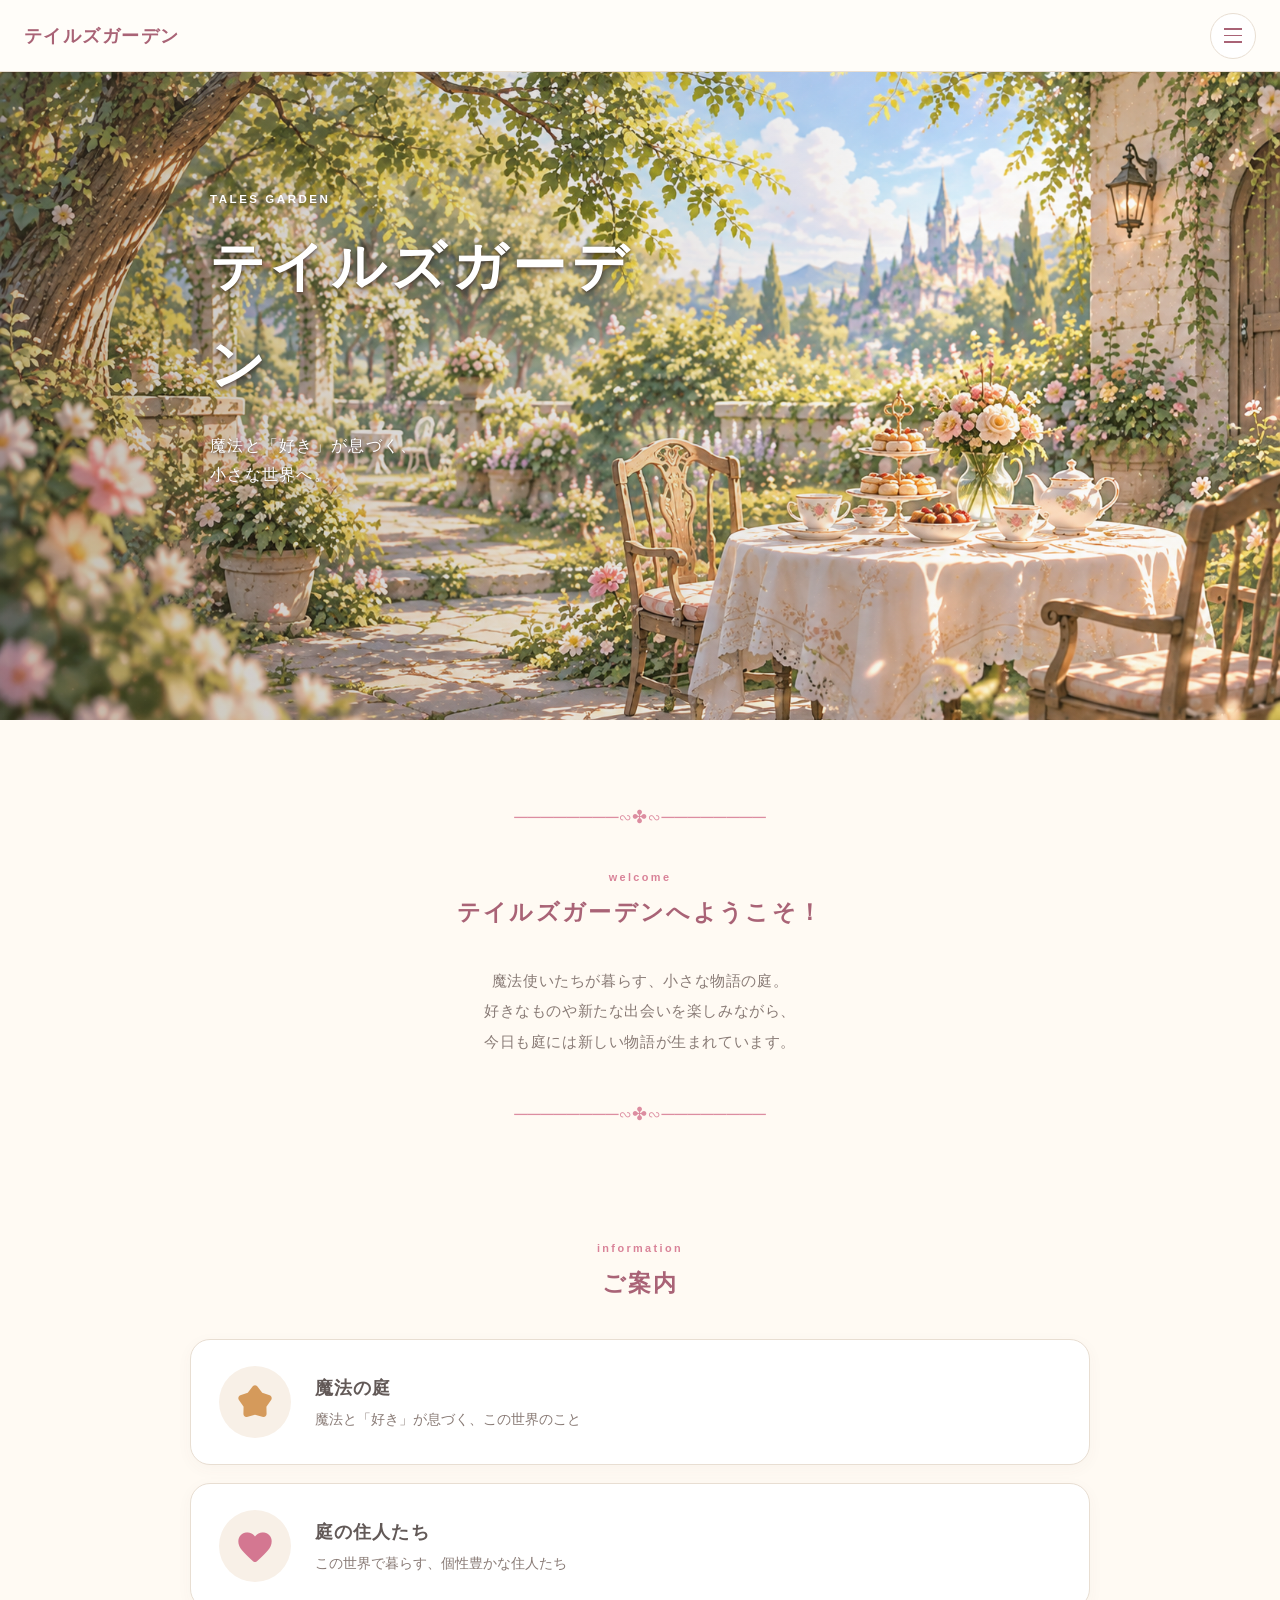
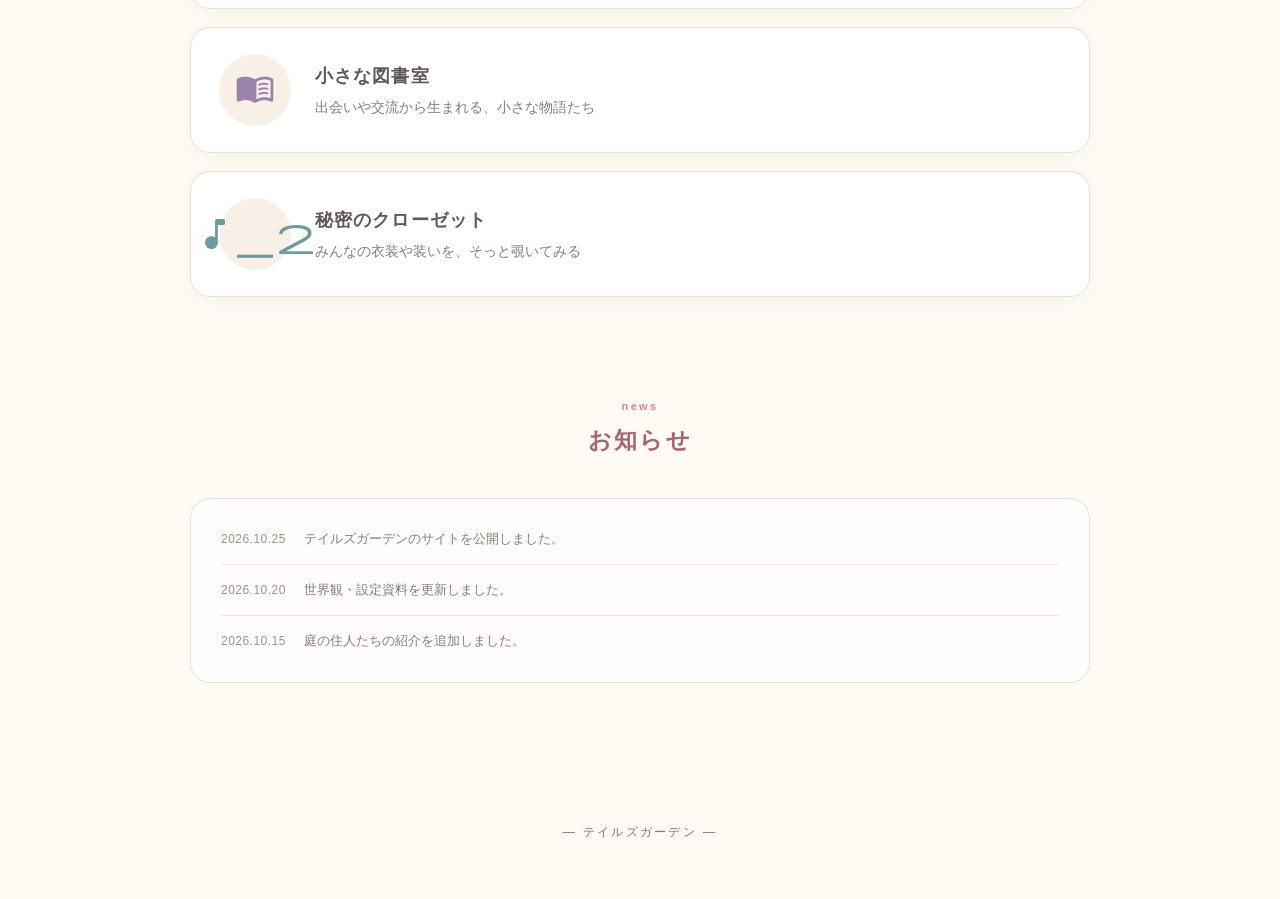
<file: index.html>
<!DOCTYPE html><html lang="ja"><head>
  <meta charset="UTF-8"><meta
name="viewport"
content="width=device-width, initial-scale=1.0">

  <title>テイルズガーデン</title>  <!-- Material Symbols Rounded -->  <link
    rel="stylesheet" href="https://fonts.googleapis.com/css2?family=Material+Symbols+Rounded:opsz,wght,FILL,GRAD@20..48,400,1,0"
  >  <!-- CSS -->  <link rel="stylesheet" href="style.css">
</head><body>  <!-- ========================================
       ヘッダー
  ======================================== -->  <header class="site-header">
  <a href="index.html" class="site-title">
    テイルズガーデン
  </a>


<!-- メニューボタン -->

<button
  class="menu-button"
  type="button"
  aria-label="メニューを開く"
  aria-expanded="false"
>

  <span></span>
  <span></span>
  <span></span>

</button>

  </header>  <!-- ========================================
       全画面メニュー
  ======================================== -->  <div class="menu-overlay"><div class="menu-inner">


  <!-- メニュー見出し -->

  <div class="menu-heading">

    <span>menu</span>

    <h2>ご案内</h2>

  </div>


  <!-- メニュー項目 -->

  <nav class="menu-items">


    <!-- 魔法の庭 -->

    <a href="#garden" class="menu-item">

      <div class="menu-icon icon-garden">

        <span class="material-symbols-rounded">
          kid_star
        </span>

      </div>


      <div>

        <h3>
          魔法の庭
        </h3>

        <p>
          魔法と「好き」が息づく、この世界のこと
        </p>

      </div>

    </a>



    <!-- 庭の住人たち -->

    <a href="residents.html" class="menu-item">

      <div class="menu-icon icon-residents">

        <span class="material-symbols-rounded">
          favorite
        </span>

      </div>


      <div>

        <h3>
          庭の住人たち
        </h3>

        <p>
          この世界で暮らす、個性豊かな住人たち
        </p>

      </div>

    </a>



    <!-- 小さな図書室 -->

    <a href="#library" class="menu-item">

      <div class="menu-icon icon-library">

        <span class="material-symbols-rounded">
          menu_book
        </span>

      </div>


      <div>

        <h3>
          小さな図書室
        </h3>

        <p>
          出会いや交流から生まれる、小さな物語たち
        </p>

      </div>

    </a>



    <!-- 秘密のクローゼット -->

    <a href="#closet" class="menu-item">

      <div class="menu-icon icon-closet">

        <span class="material-symbols-rounded">
          music_note_2
        </span>

      </div>


      <div>

        <h3>
          秘密のクローゼット
        </h3>

        <p>
          みんなの衣装や装いを、そっと覗いてみる
        </p>

      </div>

    </a>

  </nav>

</div>

  </div>  <!-- ========================================
       メイン
  ======================================== -->  <main><!-- ======================================
     メインビジュアル
====================================== -->

<section class="hero">

  <div
    class="hero-image"
    style="background-image: url('image/garden_cover.png');"
  ></div>


 <div class="hero-text">

  <p class="hero-subtitle">TALES GARDEN</p>

  <h1>テイルズガーデン</h1>

  <p class="hero-catchcopy">
    魔法と「好き」が息づく、<br>
    小さな世界へ。
  </p>

</div>

</section>



<!-- ======================================
     Welcome / 世界観紹介
====================================== -->

<section class="intro" id="welcome">


  <div class="section-heading">

    <span class="heading-en">
      welcome
    </span>

    <h2>
      テイルズガーデンへようこそ！
    </h2>

  </div>


  <p>
    魔法使いたちが暮らす、小さな物語の庭。<br>
    好きなものや新たな出会いを楽しみながら、<br>
    今日も庭には新しい物語が生まれています。
  </p>

</section>



<!-- ======================================
     Information / ご案内
====================================== -->

<section class="contents-section" id="information">


  <div class="section-heading">

    <span class="heading-en">
      information
    </span>

    <h2>
      ご案内
    </h2>

  </div>


  <div class="contents">


    <!-- 魔法の庭 -->

    <a
      href="#garden"
      class="content-card"
      id="garden"
    >

      <div class="content-icon icon-garden">

        <span class="material-symbols-rounded">
          kid_star
        </span>

      </div>


      <div class="content-text">

        <h2>
          魔法の庭
        </h2>

        <p>
          魔法と「好き」が息づく、この世界のこと
        </p>

      </div>

    </a>



    <!-- 庭の住人たち -->

    <a
      href="residents.html"
      class="content-card"
      id="residents"
    >

      <div class="content-icon icon-residents">

        <span class="material-symbols-rounded">
          favorite
        </span>

      </div>


      <div class="content-text">

        <h2>
          庭の住人たち
        </h2>

        <p>
          この世界で暮らす、個性豊かな住人たち
        </p>

      </div>

    </a>



    <!-- 小さな図書室 -->

    <a
      href="#library"
      class="content-card"
      id="library"
    >

      <div class="content-icon icon-library">

        <span class="material-symbols-rounded">
          menu_book
        </span>

      </div>


      <div class="content-text">

        <h2>
          小さな図書室
        </h2>

        <p>
          出会いや交流から生まれる、小さな物語たち
        </p>

      </div>

    </a>



    <!-- 秘密のクローゼット -->

    <a
      href="#closet"
      class="content-card"
      id="closet"
    >

      <div class="content-icon icon-closet">

        <span class="material-symbols-rounded">
          music_note_2
        </span>

      </div>


      <div class="content-text">

        <h2>
          秘密のクローゼット
        </h2>

        <p>
          みんなの衣装や装いを、そっと覗いてみる
        </p>

      </div>

    </a>


  </div>

</section>



<!-- ======================================
     その他コンテンツ
     更新情報・お知らせ
====================================== -->

<section class="extra-section">


  <div class="section-heading">

    <span class="heading-en">
      news
    </span>

    <h2>
      お知らせ
    </h2>

  </div>


  <div class="extra-box">


    <ul class="news-list">


      <li class="news-item">

        <time class="news-date" datetime="2026-10-25">
          2026.10.25
        </time>

        <span class="news-text">
          テイルズガーデンのサイトを公開しました。
        </span>

      </li>


      <li class="news-item">

        <time class="news-date" datetime="2026-10-20">
          2026.10.20
        </time>

        <span class="news-text">
          世界観・設定資料を更新しました。
        </span>

      </li>


      <li class="news-item">

        <time class="news-date" datetime="2026-10-15">
          2026.10.15
        </time>

        <span class="news-text">
          庭の住人たちの紹介を追加しました。
        </span>

      </li>


    </ul>

  </div>

</section>

  </main>  <!-- ========================================
       フッター
  ======================================== -->  <footer class="site-footer"><p>
  ― テイルズガーデン ―
</p>

  </footer>  <!-- ========================================
       メニュー用 JavaScript
  ======================================== -->  <script>

    const menuButton =
      document.querySelector(".menu-button");

    const menuOverlay =
      document.querySelector(".menu-overlay");


    /* ---------- メニュー開閉 ---------- */

    menuButton.addEventListener("click", () => {

      const isOpen =
        menuButton.classList.toggle("is-open");

      menuOverlay.classList.toggle(
        "is-open",
        isOpen
      );

      menuButton.setAttribute(
        "aria-expanded",
        isOpen
      );

    });


    /* ---------- メニュー内リンクを押したら閉じる ---------- */

    const menuLinks =
      document.querySelectorAll(
        ".menu-overlay a"
      );


    menuLinks.forEach((link) => {

      link.addEventListener("click", () => {

        menuButton.classList.remove(
          "is-open"
        );

        menuOverlay.classList.remove(
          "is-open"
        );

        menuButton.setAttribute(
          "aria-expanded",
          "false"
        );

      });

    });

  </script></body></html>
</file>
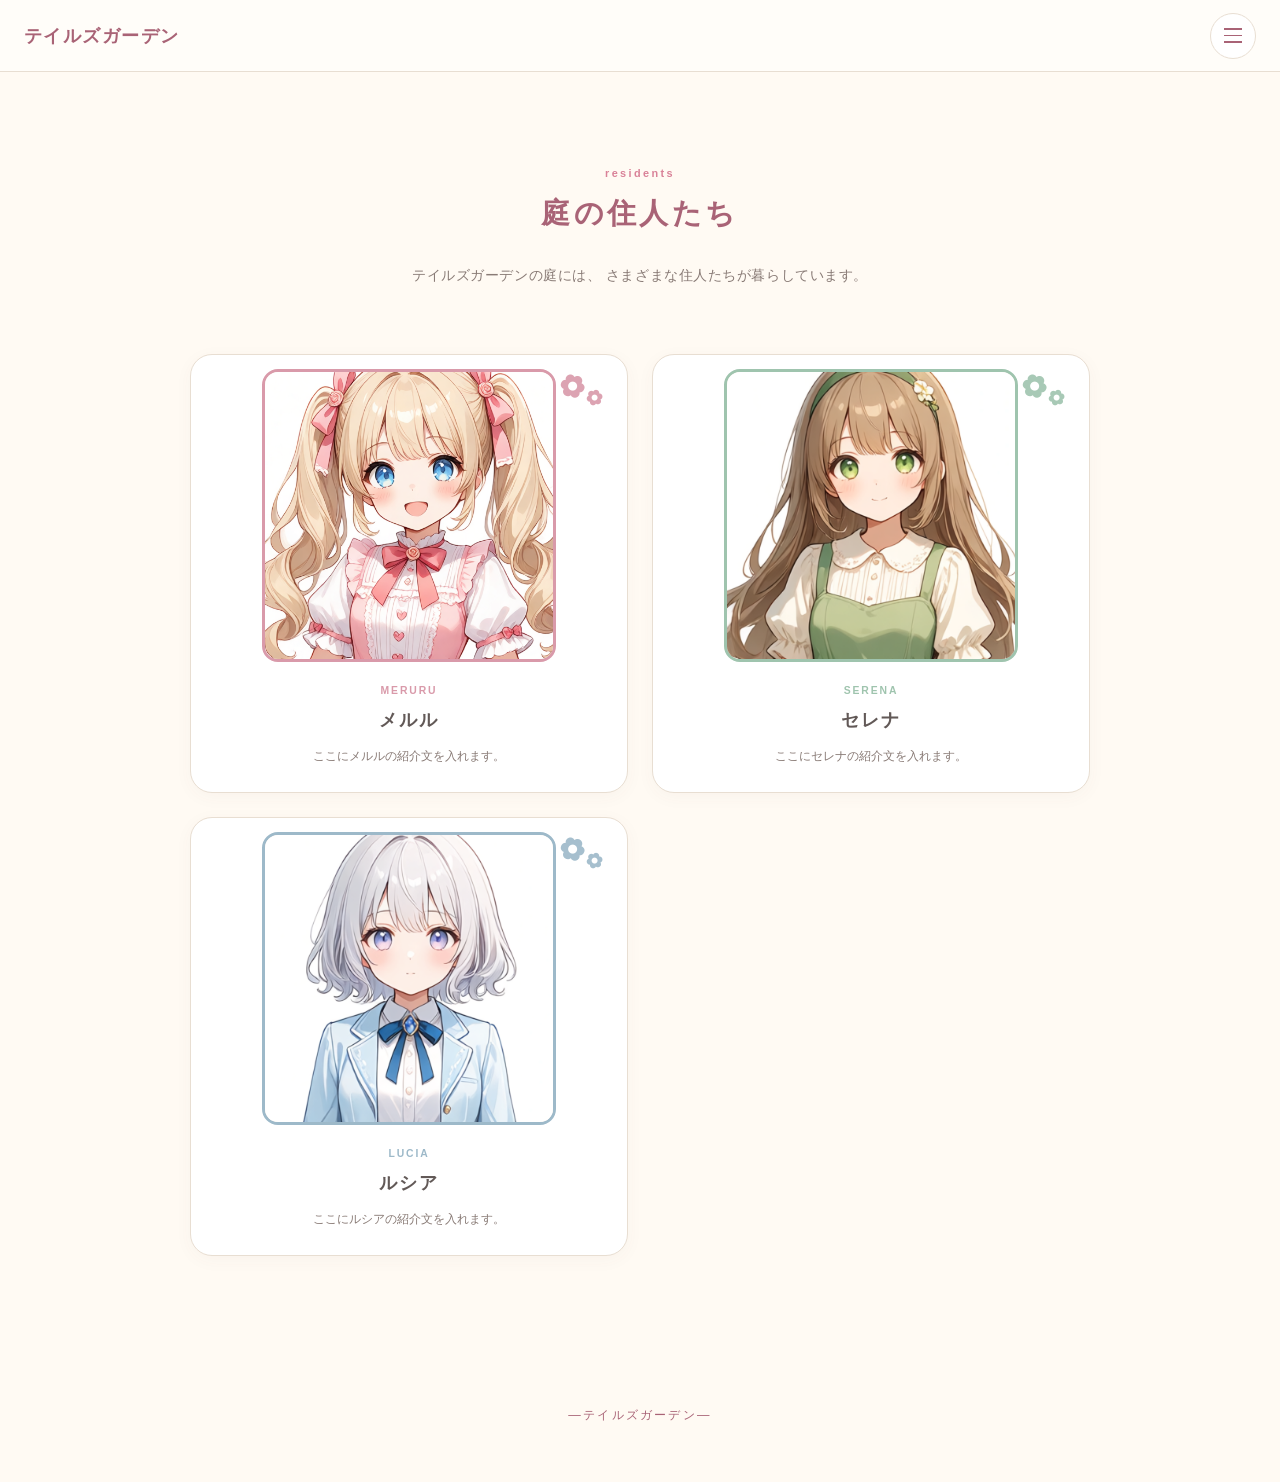
<file: residents.html>
<!DOCTYPE html>
<html lang="ja">

<head>

  <meta charset="UTF-8">

  <meta
    name="viewport"
    content="width=device-width, initial-scale=1.0"
  >

  <title>庭の住人たち｜テイルズガーデン</title>

  <!-- Material Symbols -->
  <link
    rel="stylesheet"
    href="https://fonts.googleapis.com/css2?family=Material+Symbols+Rounded:opsz,wght,FILL,GRAD@20..48,300..700,0..1,-25..200"
  >

  <!-- 共通CSS -->
  <link
    rel="stylesheet"
    href="style.css"
  >

</head>


<body>


  <!-- ========================================
       ヘッダー
  ======================================== -->

  <header class="site-header">

    <a
      href="index.html"
      class="site-title"
    >
      テイルズガーデン
    </a>


    <button
      class="menu-button"
      type="button"
      aria-label="メニューを開く"
      aria-expanded="false"
    >

      <span></span>
      <span></span>
      <span></span>

    </button>

  </header>



  <!-- ========================================
       全画面メニュー
  ======================================== -->

  <div class="menu-overlay">

    <div class="menu-inner">


      <div class="menu-heading">

        <span>menu</span>

        <h2>ご案内</h2>

      </div>


      <nav class="menu-items">

<!-- 魔法の庭 -->

<a
  href="index.html#garden"
  class="menu-item"
>

  <div class="menu-icon icon-garden">

    <span class="material-symbols-rounded">
      kid_star
    </span>

  </div>


  <div>

    <h3>魔法の庭</h3>

    <p>
      魔法と「好き」が息づく、この世界のこと
    </p>

  </div>

</a>



<!-- 庭の住人たち -->

<a
  href="residents.html"
  class="menu-item"
>

  <div class="menu-icon icon-residents">

    <span class="material-symbols-rounded">
      favorite
    </span>

  </div>


  <div>

    <h3>庭の住人たち</h3>

    <p>
      この世界で暮らす、個性豊かな住人たち
    </p>

  </div>

</a>



<!-- 小さな図書室 -->

<a
  href="index.html#library"
  class="menu-item"
>

  <div class="menu-icon icon-library">

    <span class="material-symbols-rounded">
      menu_book
    </span>

  </div>


  <div>

    <h3>小さな図書室</h3>

    <p>
      出会いや交流から生まれる、小さな物語たち
    </p>

  </div>

</a>



<!-- 秘密のクローゼット -->

<a
  href="index.html#closet"
  class="menu-item"
>

  <div class="menu-icon icon-closet">

    <span class="material-symbols-rounded">
      music_note_2
    </span>

  </div>


  <div>

    <h3>秘密のクローゼット</h3>

    <p>
      みんなの衣装や装いを、そっと覗いてみる
    </p>

  </div>

</a>

      </nav>

    </div>

  </div>



  <!-- ========================================
       メイン
  ======================================== -->

  <main class="residents-page">


    <!-- ======================================
         ページタイトル
    ====================================== -->

    <section class="residents-intro">

      <div class="section-heading">

        <span class="heading-en">
          residents
        </span>

        <h1>
          庭の住人たち
        </h1>

      </div>


      <p>
        テイルズガーデンの庭には、
        <br class="mobile-only">
        さまざまな住人たちが暮らしています。
      </p>

    </section>



    <!-- ======================================
         キャラクター一覧
    ====================================== -->

    <section class="residents-list">


      <!-- ====================================
           メルル
      ==================================== -->

      <article class="resident-card resident-pink">

        <div class="resident-flower">

          <span class="material-symbols-rounded">
            filter_vintage
          </span>

          <span class="material-symbols-rounded">
            filter_vintage
          </span>

        </div>


        <div class="resident-image">
          <img
            src="image/meruru.png"
            alt="メルル"
          >

        </div>


        <div class="resident-info">

          <p class="resident-name-en">
            MERURU
          </p>

          <h2>
            メルル
          </h2>

          <p class="resident-description">
            ここにメルルの紹介文を入れます。
          </p>

        </div>

      </article>



      <!-- ====================================
           セレナ
      ==================================== -->

      <article class="resident-card resident-green">

        <div class="resident-flower">

          <span class="material-symbols-rounded">
            filter_vintage
          </span>

          <span class="material-symbols-rounded">
            filter_vintage
          </span>

        </div>


        <div class="resident-image">

          <img
            src="image/serena.png"
            alt="セレナ"
          >

        </div>


        <div class="resident-info">

          <p class="resident-name-en">
            SERENA
          </p>

          <h2>
            セレナ
          </h2>

          <p class="resident-description">
            ここにセレナの紹介文を入れます。
          </p>

        </div>

      </article>



      <!-- ====================================
           ルシア
      ==================================== -->

      <article class="resident-card resident-blue">

        <div class="resident-flower">

          <span class="material-symbols-rounded">
            filter_vintage
          </span>

          <span class="material-symbols-rounded">
            filter_vintage
          </span>

        </div>


        <div class="resident-image">

          <img
            src="image/lucia.png"
            alt="ルシア"
          >

        </div>


        <div class="resident-info">

          <p class="resident-name-en">
            LUCIA
          </p>

          <h2>
            ルシア
          </h2>

          <p class="resident-description">
            ここにルシアの紹介文を入れます。
          </p>

        </div>

      </article>


    </section>


  </main>



  <!-- ========================================
       フッター
  ======================================== -->

  <footer class="site-footer">

    <p>
      ―テイルズガーデン―
    </p>

  </footer>



<!-- ========================================
     メニュー用 JavaScript
======================================== -->

<script>

  const menuButton =
    document.querySelector(".menu-button");

  const menuOverlay =
    document.querySelector(".menu-overlay");


  /* ---------- メニュー開閉 ---------- */

  menuButton.addEventListener("click", () => {

    const isOpen =
      menuButton.classList.toggle("is-open");

    menuOverlay.classList.toggle(
      "is-open",
      isOpen
    );

    menuButton.setAttribute(
      "aria-expanded",
      isOpen
    );

  });


  /* ---------- メニュー内リンクを押したら閉じる ---------- */

  const menuLinks =
    document.querySelectorAll(
      ".menu-overlay a"
    );


  menuLinks.forEach((link) => {

    link.addEventListener("click", () => {

      menuButton.classList.remove(
        "is-open"
      );

      menuOverlay.classList.remove(
        "is-open"
      );

      menuButton.setAttribute(
        "aria-expanded",
        "false"
      );

    });

  });

</script>

</body>

</html>
</file>
<file: style.css>
/* ========================================
   テイルズガーデン
   基本スタイル
======================================== */


/* ========================================
   色・基本設定
======================================== */

:root {

  /* ---------- 背景 ---------- */

  --cream-main: #fffaf3;
  --cream-light: #fffdf9;
  --cream-soft: #f8f0e7;


  /* ---------- カード ---------- */

  --white: #ffffff;


  /* ---------- 文字 ---------- */

  --text-main: #625957;
  --text-soft: #897b76;
  --text-light: #a18f89;


  /* ---------- 線 ---------- */

  --border-soft: #e8ded2;


  /* ---------- アクセント ---------- */

  --pink-main: #d98298;
  --pink-dark: #a96376;

  --gold-soft: #d5a05f;


  /* ---------- メニュー ---------- */

  --menu-bg: #fff7f4;


  /* ---------- アイコン ---------- */

  --icon-garden: #d59a5b;
  --icon-residents: #d47791;
  --icon-library: #9b82aa;
  --icon-closet: #6d9a9a;


  /* ---------- レイアウト ---------- */

  --header-height: 72px;
  --content-width: 900px;
}


/* ========================================
   基本設定
======================================== */

* {
  box-sizing: border-box;
}


html {
  scroll-behavior: smooth;
}


body {
  margin: 0;
  padding-top: var(--header-height);

  background: var(--cream-main);
  color: var(--text-main);

  font-family:
    "Hiragino Kaku Gothic ProN",
    "Yu Gothic",
    "YuGothic",
    "Meiryo",
    sans-serif;

  line-height: 1.8;
}


a {
  color: inherit;
  text-decoration: none;
}


/* ========================================
   ヘッダー
======================================== */

.site-header {
  position: fixed;
  top: 0;
  left: 0;
  z-index: 1000;

  width: 100%;
  height: var(--header-height);

  display: flex;
  align-items: center;
  justify-content: space-between;

  padding: 0 24px;

  background: rgba(255, 253, 249, 0.97);

  border-bottom: 1px solid var(--border-soft);

  backdrop-filter: blur(8px);
}


/* ---------- サイトタイトル ---------- */

.site-title {
  font-size: 1.15rem;
  font-weight: 600;

  letter-spacing: 0.08em;

  color: var(--pink-dark);

  transition:
    color 0.25s ease,
    opacity 0.25s ease;
}


.site-title:hover {
  color: var(--pink-main);
  opacity: 0.8;
}


/* ---------- メニューボタン ---------- */

.menu-button {
  position: relative;

  width: 46px;
  height: 46px;

  padding: 0;

  display: flex;
  flex-direction: column;
  align-items: center;
  justify-content: center;

  gap: 5px;

  border: 1px solid var(--border-soft);
  border-radius: 50%;

  background: var(--white);
  color: var(--pink-dark);

  cursor: pointer;

  transition:
    background 0.25s ease,
    color 0.25s ease,
    transform 0.25s ease;
}


.menu-button:hover {
  background: var(--cream-soft);
  color: var(--pink-main);
}


.menu-button span {
  display: block;

  width: 18px;
  height: 1.5px;

  background: currentColor;

  transition:
    transform 0.3s ease,
    opacity 0.3s ease;
}


/* ---------- メニューを開いた状態 ---------- */

.menu-button.is-open span:nth-child(1) {
  transform: translateY(6.5px) rotate(45deg);
}


.menu-button.is-open span:nth-child(2) {
  opacity: 0;
}


.menu-button.is-open span:nth-child(3) {
  transform: translateY(-6.5px) rotate(-45deg);
}


/* ========================================
   全画面メニュー
======================================== */

.menu-overlay {
  position: fixed;
  inset: 0;

  z-index: 900;

  padding-top: var(--header-height);

  background: var(--menu-bg);

  overflow-y: auto;

  opacity: 0;
  visibility: hidden;

  transform: translateY(-10px);

  transition:
    opacity 0.3s ease,
    visibility 0.3s ease,
    transform 0.3s ease;
}


.menu-overlay.is-open {
  opacity: 1;
  visibility: visible;

  transform: translateY(0);
}


.menu-inner {
  width: min(760px, calc(100% - 40px));

  margin: 0 auto;

  padding: 60px 0 80px;
}


/* ========================================
   メニュー見出し
======================================== */

.menu-heading {
  margin-bottom: 32px;

  text-align: center;
}


.menu-heading span {
  display: block;

  margin-bottom: 3px;

  color: var(--pink-main);

  font-size: 0.7rem;
  font-weight: 600;

  letter-spacing: 0.2em;
}


.menu-heading h2 {
  margin: 0;

  color: var(--pink-dark);

  font-size: 1.65rem;
  font-weight: 600;

  letter-spacing: 0.12em;
}


/* ========================================
   メニュー項目
======================================== */

.menu-items {
  display: flex;
  flex-direction: column;

  gap: 14px;
}


.menu-item {
  display: flex;
  align-items: center;

  gap: 20px;

  padding: 20px 22px;

  background: rgba(255, 255, 255, 0.82);

  border: 1px solid #ead9de;
  border-radius: 18px;

  transition:
    background 0.25s ease,
    transform 0.25s ease,
    border-color 0.25s ease;
}


.menu-item:hover {
  background: var(--white);

  border-color: #dfbbc4;

  transform: translateY(-2px);
}


/* ========================================
   Material Symbols アイコン
======================================== */

.menu-icon,
.content-icon {
  flex: 0 0 auto;

  display: flex;
  align-items: center;
  justify-content: center;

  border-radius: 50%;

  background: var(--cream-soft);
}


/* ---------- メニュー側 ---------- */

.menu-icon {
  width: 54px;
  height: 54px;
}


/* ---------- Material Symbols ---------- */

.menu-icon .material-symbols-rounded,
.content-icon .material-symbols-rounded {

  display: block;

  font-family: "Material Symbols Rounded";

  font-weight: normal;
  font-style: normal;

  line-height: 1;
  letter-spacing: normal;

  text-transform: none;
  white-space: nowrap;

  word-wrap: normal;
  direction: ltr;

  -webkit-font-feature-settings: "liga";
  -webkit-font-smoothing: antialiased;

  font-feature-settings: "liga";

  font-variation-settings:
    "FILL" 1,
    "wght" 400,
    "GRAD" 0,
    "opsz" 40;
}


/* ---------- アイコンサイズ ---------- */

.menu-icon .material-symbols-rounded {
  font-size: 30px;
}


/* ========================================
   アイコンカラー
======================================== */

.icon-garden {
  color: var(--icon-garden);
}


.icon-residents {
  color: var(--icon-residents);
}


.icon-residents .material-symbols-rounded {
  transform: translateY(2px);
}


.icon-library {
  color: var(--icon-library);
}


.icon-closet {
  color: var(--icon-closet);
}


/* ========================================
   メニュー文字
======================================== */

.menu-item h3 {
  margin: 0 0 3px;

  color: var(--text-main);

  font-size: 1.05rem;
  font-weight: 600;
}


.menu-item p {
  margin: 0;

  color: var(--text-soft);

  font-size: 0.82rem;

  line-height: 1.7;
}


/* ========================================
   メインビジュアル
======================================== */

.hero {
  position: relative;

  width: 100%;
}


.hero-image {
  width: 100%;

  height: min(72vh, 680px);
  min-height: 420px;

  background-color: #eee5d8;

  background-position: center;
  background-size: cover;
  background-repeat: no-repeat;
  position: relative;
}

.hero-image::after {
  content: "";
  position: absolute;
  inset: 0;

  background:
    linear-gradient(
      90deg,
      rgba(55, 40, 35, 0.30) 0%,
      rgba(55, 40, 35, 0.16) 35%,
      rgba(55, 40, 35, 0.02) 75%
    );
}


/* ---------- カバー上の文字 ---------- */

.hero-text {
  position: absolute;

  top: 15%;
  left: max(7%, calc((100% - var(--content-width)) / 2));

  max-width: 480px;

  padding: 20px;

  color: #ffffff;

  text-shadow:
    0 2px 6px rgba(45, 30, 30, 0.55),
    0 1px 3px rgba(45, 30, 30, 0.45);

  z-index: 1;
}


.hero-subtitle {
  margin: 0 0 8px;

  color: #ffffff;

  font-size: 0.72rem;
  font-weight: 600;

  letter-spacing: 0.22em;

  text-shadow:
    0 2px 4px rgba(70, 50, 45, 0.5);
}


.hero h1 {
  margin: 0;

  color: #ffffff;

  font-size: clamp(2rem, 5vw, 3.4rem);

  font-weight: 600;

  letter-spacing: 0.1em;

  text-shadow:
    0 3px 8px rgba(45, 30, 30, 0.65),
    0 1px 3px rgba(45, 30, 30, 0.55);
}

.hero-catchcopy {
  margin: 18px 0 0;

  color: #ffffff;

  font-size: 1rem;
  font-weight: 500;

  line-height: 1.8;

  letter-spacing: 0.08em;

  text-shadow:
    0 2px 5px rgba(70, 50, 45, 0.5),
    0 1px 2px rgba(70, 50, 45, 0.4);
}

/* ========================================
   共通セクション見出し
======================================== */

/*
  「welcome / テイルズガーデンへようこそ！」
  「information / ご案内」
  などで使用します。
*/

.section-heading {
  margin: 0 auto 36px;

  text-align: center;
}


.section-heading .heading-en {
  display: block;

  margin-bottom: 4px;

  color: var(--pink-main);

  font-size: 0.68rem;
  font-weight: 600;

  letter-spacing: 0.22em;

  text-transform: lowercase;
}


.section-heading h2 {
  margin: 0;

  color: var(--pink-dark);

  font-size: 1.45rem;
  font-weight: 600;

  letter-spacing: 0.1em;
}


/* ========================================
   Welcome / 世界観紹介
======================================== */

.intro {
  position: relative;

  width: min(
    var(--content-width),
    calc(100% - 28px)
  );

  margin: 0 auto;

  /*
    上下にゆったりと余白を取って、
    独立した「入口」のように見せる
  */
  padding: 88px 28px 92px;

  text-align: center;
}


/* ========================================
   Welcome 上下の装飾
======================================== */

.intro::before,
.intro::after {

  content: "────────∽✤∽────────";

  display: block;

  max-width: 420px;

  margin-left: auto;
  margin-right: auto;

  color: var(--pink-main);

  font-size: 1.15rem;

  letter-spacing: 0em;

  line-height: 1;

  opacity: 0.9;
}


.intro::before {
  margin-bottom: 42px;
}


.intro::after {
  margin-top: 48px;
}


/* ========================================
   Welcome 見出し
======================================== */

.intro .section-heading {
  margin-bottom: 32px;
}


/* ========================================
   紹介文
======================================== */

.intro p {
  margin: 0 auto;

  max-width: 760px;

  color: var(--text-soft);

  font-size: 0.95rem;

  line-height: 2;

  letter-spacing: 0.04em;
}


/* ========================================
   Information / コンテンツ
======================================== */

.contents-section {
  width: min(
    var(--content-width),
    calc(100% - 40px)
  );

  margin: 0 auto;

  padding: 24px 0 100px;
}


/* 見出し */

.contents-section .section-heading {
  margin-bottom: 34px;
}


/* ---------- コンテンツカード ---------- */

.contents {
  display: flex;
  flex-direction: column;

  gap: 18px;

  margin: 0;
  padding: 0;
}


.content-card {
  display: flex;
  align-items: center;

  gap: 24px;

  padding: 26px 28px;

  background: var(--white);

  border: 1px solid var(--border-soft);

  border-radius: 20px;

  box-shadow:
    0 4px 16px rgba(100, 80, 65, 0.04);

  transition:
    transform 0.25s ease,
    box-shadow 0.25s ease,
    border-color 0.25s ease;
}


.content-card:hover {
  transform: translateY(-3px);

  border-color: #d9cabc;

  box-shadow:
    0 8px 24px rgba(100, 80, 65, 0.08);
}


/* ========================================
   コンテンツアイコン
======================================== */

.content-icon {
  width: 72px;
  height: 72px;
}


.content-icon .material-symbols-rounded {
  font-size: 40px;
}


/* ========================================
   コンテンツ文字
======================================== */

.content-text {
  flex: 1;
}


.content-text h2 {
  margin: 0 0 4px;

  color: var(--text-main);

  font-size: 1.15rem;
  font-weight: 600;

  letter-spacing: 0.06em;
}


.content-text p {
  margin: 0;

  color: var(--text-soft);

  font-size: 0.86rem;

  line-height: 1.75;
}


/* ========================================
   その他コンテンツ
   更新情報・お知らせなど
======================================== */

.extra-section {
  width: min(
    var(--content-width),
    calc(100% - 40px)
  );

  margin: 0 auto;

  padding: 0 0 90px;
}


/* ---------- その他コンテンツの箱 ---------- */

.extra-box {
  padding: 28px 30px;

  background: rgba(255, 255, 255, 0.72);

  border: 1px solid var(--border-soft);

  border-radius: 20px;
}


/* ---------- お知らせ一覧 ---------- */

.news-list {
  margin: 0;
  padding: 0;

  list-style: none;
}


.news-item {
  display: flex;
  align-items: baseline;

  gap: 18px;

  padding: 13px 0;

  border-bottom: 1px solid #eee5dc;
}


.news-item:first-child {
  padding-top: 0;
}


.news-item:last-child {
  padding-bottom: 0;

  border-bottom: none;
}


/* 日付 */

.news-date {
  flex: 0 0 auto;

  color: var(--text-light);

  font-size: 0.75rem;

  letter-spacing: 0.04em;
}


/* お知らせ本文 */

.news-text {
  color: var(--text-soft);

  font-size: 0.84rem;
}


/* リンク */

.news-item a {
  transition: color 0.2s ease;
}


.news-item a:hover {
  color: var(--pink-main);
}


/* ========================================
   フッター
======================================== */

/*
  フッターは背景や境界線を設けず、
  サイトの最後に余白をとって
  「― テイルズガーデン ―」だけを
  静かに置くデザインにしています。
*/

.site-footer {
  padding: 48px 20px 56px;

  text-align: center;
}


.site-footer p {
  margin: 0;

  color: var(--pink-dark);

  font-size: 0.78rem;

  letter-spacing: 0.18em;
}


/* ========================================
   スマートフォン
======================================== */

@media (max-width: 600px) {

  :root {
    --header-height: 64px;
  }


  /* ======================================
     ヘッダー
  ====================================== */

  .site-header {
    padding: 0 16px;
  }


  .site-title {
    font-size: 1rem;
  }


  .menu-button {
    width: 42px;
    height: 42px;
  }


  /* ======================================
     メニュー
  ====================================== */

  .menu-inner {
    width: min(
      100% - 28px,
      760px
    );

    padding-top: 40px;
    padding-bottom: 60px;
  }


  .menu-item {
    gap: 15px;

    padding: 17px;
  }


  .menu-icon {
    width: 48px;
    height: 48px;
  }


  .menu-icon .material-symbols-rounded {
    font-size: 27px;
  }


  .menu-item h3 {
    font-size: 0.98rem;
  }


  .menu-item p {
    font-size: 0.76rem;

    line-height: 1.6;
  }


  /* ======================================
     メインビジュアル
  ====================================== */

  .hero-image {
    height: 48vh;

    min-height: 420px;
  }


  .hero-text {
  top: 10%;
  left: 5%;

  padding: 12px;

  max-width: 90%;
}


  .hero-subtitle {
    font-size: 0.65rem;
  }


  .hero h1 {
    font-size: 2rem;
  }

.hero-catchcopy {
  margin-top: 14px;

  font-size: 0.85rem;

  line-height: 1.8;

  letter-spacing: 0.06em;
}


  /* ======================================
     セクション見出し
  ====================================== */

  .section-heading {
    margin-bottom: 28px;
  }


  .section-heading .heading-en {
    font-size: 0.62rem;

    letter-spacing: 0.2em;
  }


  .section-heading h2 {
    font-size: 1.2rem;
  }


/* ======================================
   Welcome
====================================== */

.intro {
  width: calc(100% - 28px);

  /*
    スマートフォンでも上下に
    しっかりと余白を取る
  */
  padding: 72px 20px 76px;
}


/* ---------- 上下の装飾 ---------- */

.intro::before,
.intro::after {
  max-width: 100%;

  font-size: 0.8rem;

  letter-spacing: 0em;

  white-space: nowrap;
}


.intro::before {
  margin-bottom: 34px;
}


.intro::after {
  margin-top: 40px;
}


/* ---------- 見出し ---------- */

.intro .section-heading {
  margin-bottom: 26px;
}


/* ---------- 紹介文 ---------- */

.intro p {
  font-size: 0.85rem;

  line-height: 2;

  letter-spacing: 0.03em;
}


  /* ======================================
     Information
  ====================================== */

  .contents-section {
    width: calc(100% - 28px);

    padding-top: 8px;
    padding-bottom: 70px;
  }


  .contents-section .section-heading {
    margin-bottom: 28px;
  }


  .contents {
    gap: 14px;
  }


  .content-card {
    gap: 16px;

    padding: 20px;

    border-radius: 17px;
  }


  /* ---------- アイコン ---------- */

  .content-icon {
    width: 58px;
    height: 58px;
  }


  .content-icon .material-symbols-rounded {
    font-size: 33px;

    font-variation-settings:
      "FILL" 1,
      "wght" 400,
      "GRAD" 0,
      "opsz" 33;
  }


  /* ---------- 文字 ---------- */

  .content-text h2 {
    font-size: 1rem;
  }


  .content-text p {
    font-size: 0.77rem;

    line-height: 1.65;
  }


  /* ======================================
     その他コンテンツ
  ====================================== */

  .extra-section {
    width: calc(100% - 28px);

    padding-bottom: 64px;
  }


  .extra-box {
    padding: 22px 20px;

    border-radius: 17px;
  }


  .news-item {
    display: block;

    padding: 12px 0;
  }


  .news-date {
    display: block;

    margin-bottom: 2px;

    font-size: 0.7rem;
  }


  .news-text {
    font-size: 0.78rem;

    line-height: 1.7;
  }


  /* ======================================
     フッター
  ====================================== */

  .site-footer {
    padding: 40px 20px 48px;
  }


  .site-footer p {
    font-size: 0.7rem;

    letter-spacing: 0.15em;
  }

}

/* ========================================
   庭の住人たち
======================================== */


/* ========================================
   ページ全体
======================================== */

.residents-page {
  width: 100%;

  padding: 72px 20px 100px;
}


/* ========================================
   ページタイトル
======================================== */

.residents-intro {
  width: min(
    var(--content-width),
    100%
  );

  margin: 0 auto;

  padding: 20px 0 64px;

  text-align: center;
}


.residents-intro .section-heading {
  margin-bottom: 22px;
}


/* ページタイトルには
   左右の装飾線を付けない */

.residents-intro .section-heading h1 {
  position: static;

  display: block;

  margin: 0;

  color: var(--pink-dark);

  font-size: 1.8rem;
  font-weight: 600;

  letter-spacing: 0.12em;
}


.residents-intro > p {
  margin: 0;

  color: var(--text-soft);

  font-size: 0.88rem;

  line-height: 2;

  letter-spacing: 0.04em;
}


/* ========================================
   キャラクター一覧
======================================== */

.residents-list {

  width: min(
    var(--content-width),
    100%
  );

  margin: 0 auto;

  display: grid;

  grid-template-columns:
    repeat(2, minmax(0, 1fr));

  gap: 24px;
}


/* ========================================
   キャラクターカード
======================================== */

.resident-card {

  position: relative;

  overflow: hidden;

  padding: 14px;

  background: var(--white);

  border: 1px solid var(--border-soft);

  border-radius: 22px;

  box-shadow:
    0 4px 18px rgba(100, 80, 65, 0.04);

  transition:
    transform 0.25s ease,
    box-shadow 0.25s ease;
}


.resident-card:hover {

  transform: translateY(-3px);

  box-shadow:
    0 9px 26px rgba(100, 80, 65, 0.08);
}


/* ========================================
   キャラクターごとの色
======================================== */

/*
  ここは各キャラクターのイメージカラーを
  後から調整できます。
*/

.resident-pink {
  --resident-color: #d99aaa;
}


.resident-orange {
  --resident-color: #e5b28f;
}


.resident-yellow {
  --resident-color: #dccb88;
}


.resident-green {
  --resident-color: #9fc4ae;
}

.resident-blue {
  --resident-color: #9db9c9;
}

.resident-purple {
  --resident-color: #b4a5c5;
}

/* ========================================
   花モチーフ
======================================== */

.resident-flower {

  position: absolute;

  top: 18px;
  right: 18px;

  z-index: 2;

  display: flex;
  align-items: flex-start;
  gap: 8px;

  color: var(--resident-color);

  opacity: 0.9;
}


.resident-flower .material-symbols-rounded {

  font-variation-settings:
    "FILL" 1,
    "wght" 400,
    "GRAD" 0,
    "opsz" 20;
}


.resident-flower .material-symbols-rounded:first-child {
  font-size: 30px;

  transform:
    rotate(-18deg)
    translateX(7px);
}

.resident-flower .material-symbols-rounded:last-child {
  font-size: 20px;

  transform:
    rotate(18deg)
    translateY(15px);
}


/* ========================================
   キャラクター画像
======================================== */

.resident-image {

  position: relative;

  width: 72%;
  aspect-ratio: 1 / 1;
  margin: 0 auto;

  overflow: hidden;

  border-radius: 16px;
  background: var(--cream-soft);
  border: 3px solid var(--resident-color);
}


.resident-image img {
  display: block;

  width: 100%;
  height: 100%;

  object-fit: cover;
  object-position: center 7%;

  transform: scale(2.1);
  transform-origin: center 7%;
}


/* ========================================
   キャラクター情報
======================================== */

.resident-info {

  padding: 20px 8px 10px;

  text-align: center;
}


/* 英字 */

.resident-name-en {

  margin: 0 0 2px;

  color: var(--resident-color);

  font-size: 0.65rem;
  font-weight: 600;

  letter-spacing: 0.18em;
}


/* 名前 */

.resident-info h2 {

  margin: 0 0 9px;

  color: var(--text-main);

  font-size: 1.15rem;
  font-weight: 600;

  letter-spacing: 0.1em;
}


/* 紹介文 */

.resident-description {

  margin: 0;

  color: var(--text-soft);

  font-size: 0.78rem;

  line-height: 1.8;
}


/* ========================================
   スマートフォン
======================================== */

@media (max-width: 600px) {


  /* ---------- ページ ---------- */

  .residents-page {

    padding:
      48px 14px 70px;
  }


  /* ---------- タイトル ---------- */

  .residents-intro {

    padding:
      10px 0 44px;
  }


  .residents-intro .section-heading {

    margin-bottom: 18px;
  }


  .residents-intro .section-heading h1 {

    font-size: 1.45rem;

    letter-spacing: 0.1em;
  }


  .residents-intro > p {

    font-size: 0.78rem;

    line-height: 1.9;
  }


  /* ---------- 一覧 ---------- */

  .residents-list {

    grid-template-columns: 1fr;

    gap: 18px;
  }


  /* ---------- カード ---------- */

  .resident-card {

    padding: 12px;

    border-radius: 19px;
  }


  /* ---------- 花 ---------- */

  .resident-flower {

    top: 10px;
    right: 10px;
  }


  .resident-flower .material-symbols-rounded {

    font-size: 18px;

    font-variation-settings:
      "FILL" 1,
      "wght" 400,
      "GRAD" 0,
      "opsz" 18;
  }


  /* ---------- 画像 ---------- */

  .resident-image {

    border-radius: 14px;
  }


  /* ---------- 情報 ---------- */

  .resident-info {

    padding:
      17px 6px 8px;
  }


  .resident-name-en {

    font-size: 0.6rem;
  }


  .resident-info h2 {

    font-size: 1.05rem;

    margin-bottom: 7px;
  }


  .resident-description {

    font-size: 0.75rem;

    line-height: 1.75;
  }

}


/* ========================================
   PCのみ
======================================== */

.mobile-only {
  display: none;
}


@media (max-width: 600px) {

  .mobile-only {
    display: block;
  }

}
</file>
